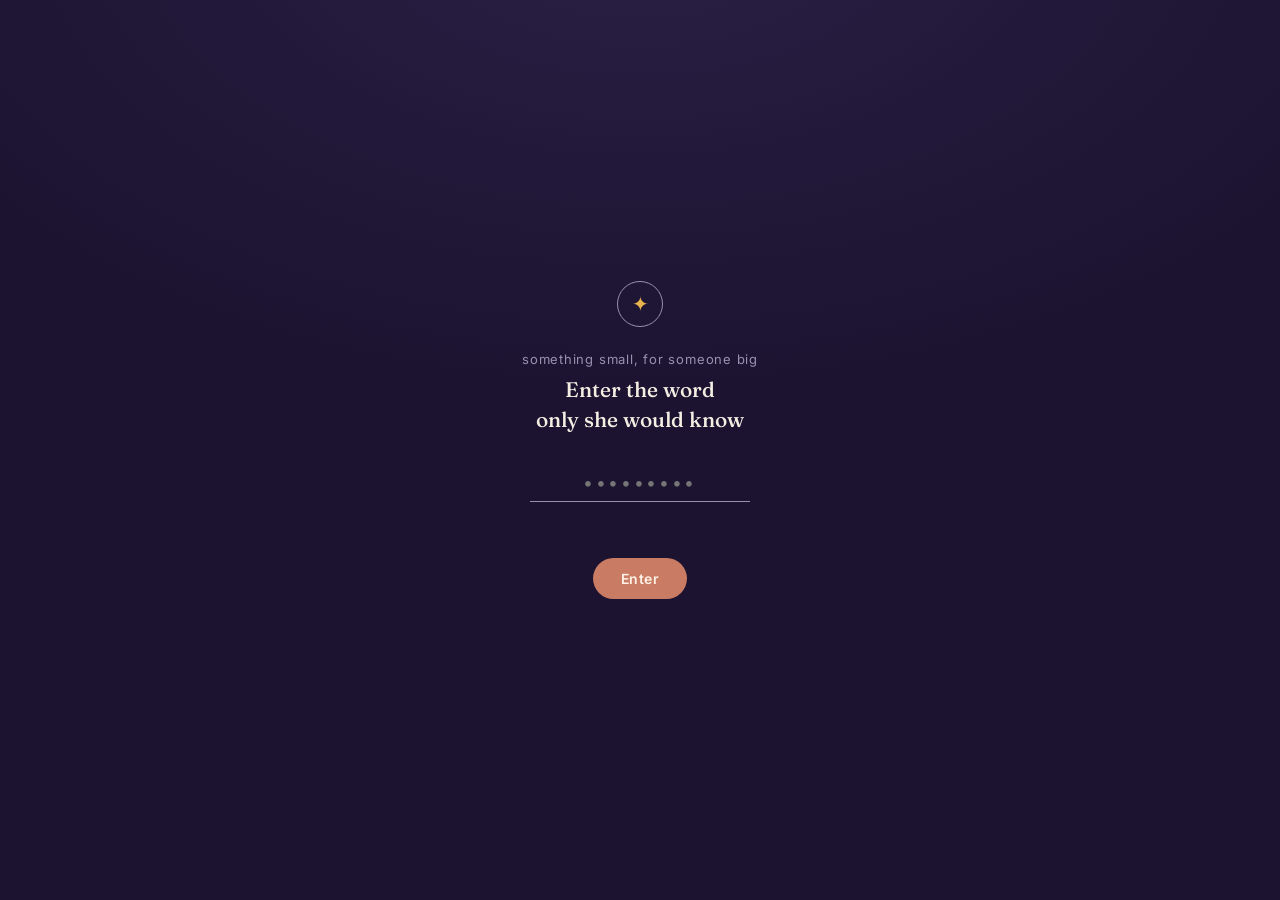
<file: index.html>
<!DOCTYPE html>
<html lang="en">
<head>
<meta charset="UTF-8">
<meta name="viewport" content="width=device-width, initial-scale=1.0, viewport-fit=cover">
<title>31 Days of Smiles</title>
<link rel="manifest" href="manifest.json">
<meta name="theme-color" content="#1B1330">
<link rel="apple-touch-icon" href="icons/icon-192.png">
<meta name="apple-mobile-web-app-capable" content="yes">
<meta name="apple-mobile-web-app-status-bar-style" content="black-translucent">
<link rel="stylesheet" href="styles/main.css">
</head>
<body>
<div id="app">

  <!-- Passcode Screen -->
  <div class="screen" id="screen-passcode">
    <div class="lock-icon">✦</div>
    <div class="kicker">something small, for someone big</div>
    <div class="passcode-title">Enter the word<br/>only she would know</div>
    <input type="text" id="passcode-input" autocomplete="off" autocapitalize="off" spellcheck="false" placeholder="•••••••••" aria-label="Passcode" />
    <div class="passcode-hint" id="passcode-hint" role="status" aria-live="polite">&nbsp;</div>
    <button class="enter-btn" id="enter-btn">Enter</button>
  </div>

  <!-- Welcome / Day 1 Screen -->
  <div class="screen" id="screen-welcome">
    <div class="welcome-line">something small, for someone big</div>
    <div class="welcome-seal">
      <div class="seal" style="margin:0 auto;">K</div>
    </div>
  </div>

  <!-- Home Screen -->
  <div class="screen" id="screen-home">
    <div class="top-row">
      <div class="day-row">
        <span class="day-num" id="day-num">Day 01</span>
        <span class="streak" id="streak-count">· 1 day streak</span>
      </div>
      <button class="archive-btn" id="archive-btn" aria-label="View letter archive">archive</button>
    </div>
    <div class="greeting">good morning, Kullanari</div>
    <div id="letter-slot"></div>
  </div>

  <!-- Archive Screen -->
  <div class="screen" id="screen-archive">
    <div class="archive-header">
      <button class="back-btn" id="back-btn" aria-label="Back to home">←</button>
      <div class="archive-title">Every letter so far</div>
    </div>
    <div class="archive-list" id="archive-list"></div>
  </div>

</div>

<script src="scripts/games.js"></script>
<script src="scripts/app.js"></script>
<script>
  if ("serviceWorker" in navigator) {
    window.addEventListener("load", () => {
      navigator.serviceWorker.register("service-worker.js").catch(() => {});
    });
  }
</script>
</body>
</html>
</file>
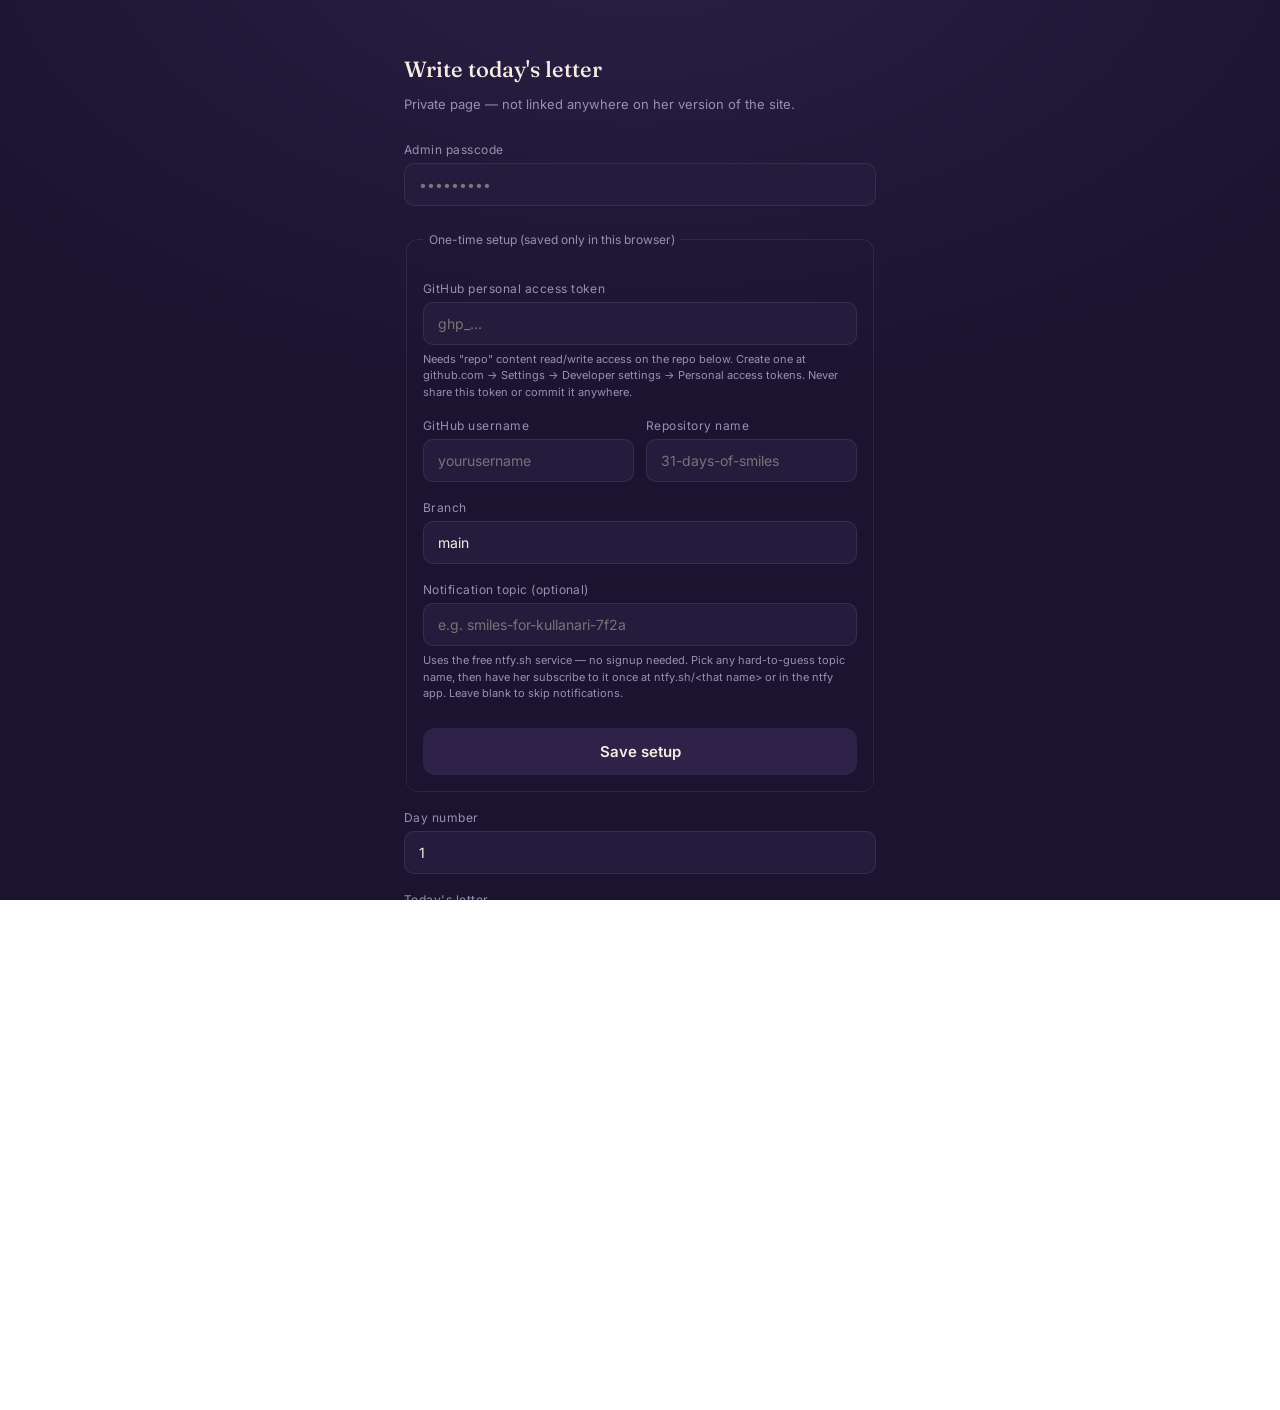
<file: admin.html>
<!DOCTYPE html>
<html lang="en">
<head>
<meta charset="UTF-8">
<meta name="viewport" content="width=device-width, initial-scale=1.0">
<title>Write Today's Letter</title>
<meta name="robots" content="noindex, nofollow">
<link rel="stylesheet" href="styles/main.css">
<style>
  body{ overflow:auto; }
  #admin-app{ max-width:520px; margin:0 auto; padding:40px 24px 80px; }
  h1{ font-family:'Fraunces', serif; font-weight:500; font-size:22px; margin-bottom:6px; }
  p.sub{ color:var(--muted); font-size:13px; margin-bottom:30px; }
  label{ display:block; font-size:12px; color:var(--muted); letter-spacing:0.04em; margin:18px 0 6px; }
  input[type=text], input[type=password], input[type=number], textarea, select{
    width:100%; background:var(--card); border:1px solid rgba(255,255,255,0.08); color:var(--ivory);
    border-radius:10px; padding:12px 14px; font-family:'Inter',sans-serif; font-size:14px; outline:none;
  }
  textarea{ min-height:160px; resize:vertical; font-family:'Fraunces', serif; font-size:15px; line-height:1.5; }
  .row{ display:flex; gap:12px; }
  .row > div{ flex:1; }
  button.primary{
    margin-top:26px; width:100%; background:var(--clay); color:#fff2e6; border:none;
    padding:14px; border-radius:12px; font-family:'Inter',sans-serif; font-weight:600; font-size:15px; cursor:pointer;
  }
  button.primary:disabled{ opacity:0.5; }
  .status{ margin-top:14px; font-size:13px; color:var(--muted); white-space:pre-wrap; }
  .status.ok{ color:#8fd4a8; }
  .status.err{ color:#e08a8a; }
  fieldset{ border:1px solid rgba(255,255,255,0.08); border-radius:12px; padding:16px; margin-top:26px; }
  legend{ font-size:12px; color:var(--muted); padding:0 6px; }
  .hint{ font-size:11px; color:var(--muted); margin-top:6px; line-height:1.5; }
</style>
</head>
<body>
<div id="admin-app">
  <h1>Write today's letter</h1>
  <p class="sub">Private page — not linked anywhere on her version of the site.</p>

  <label for="passcode">Admin passcode</label>
  <input type="password" id="passcode" placeholder="•••••••••" autocomplete="off"/>

  <fieldset>
    <legend>One-time setup (saved only in this browser)</legend>
    <label for="gh-token">GitHub personal access token</label>
    <input type="password" id="gh-token" placeholder="ghp_..." autocomplete="off"/>
    <div class="hint">Needs "repo" content read/write access on the repo below. Create one at github.com → Settings → Developer settings → Personal access tokens. Never share this token or commit it anywhere.</div>
    <div class="row">
      <div>
        <label for="gh-owner">GitHub username</label>
        <input type="text" id="gh-owner" placeholder="yourusername"/>
      </div>
      <div>
        <label for="gh-repo">Repository name</label>
        <input type="text" id="gh-repo" placeholder="31-days-of-smiles"/>
      </div>
    </div>
    <label for="gh-branch">Branch</label>
    <input type="text" id="gh-branch" placeholder="main" value="main"/>
    <label for="ntfy-topic">Notification topic (optional)</label>
    <input type="text" id="ntfy-topic" placeholder="e.g. smiles-for-kullanari-7f2a"/>
    <div class="hint">Uses the free ntfy.sh service — no signup needed. Pick any hard-to-guess topic name, then have her subscribe to it once at ntfy.sh/&lt;that name&gt; or in the ntfy app. Leave blank to skip notifications.</div>
    <button class="primary" id="save-config" style="background:var(--card-hi); color:var(--ivory);">Save setup</button>
  </fieldset>

  <label for="day-number">Day number</label>
  <input type="number" id="day-number" min="1" value="1"/>

  <label for="letter-text">Today's letter</label>
  <textarea id="letter-text" placeholder="Write it like you're talking to her..."></textarea>

  <label for="game-type">Mini-game (optional)</label>
  <select id="game-type">
    <option value="">None</option>
    <option value="trivia">Trivia</option>
    <option value="this-or-that">This or that</option>
    <option value="finish-the-joke">Finish the joke</option>
    <option value="gratitude">A little pause (gratitude prompt)</option>
    <option value="mood-check">Mood check</option>
  </select>

  <label for="song-link">Song link (optional)</label>
  <input type="text" id="song-link" placeholder="https://..."/>

  <button class="primary" id="publish-btn">Publish today's letter</button>
  <div class="status" id="status"></div>
</div>

<script>
const ADMIN_PASSCODE = "kullanari";
const CFG_KEY = "smiles_admin_config_v1";

function loadCfg(){
  try { return JSON.parse(localStorage.getItem(CFG_KEY)) || {}; } catch(e){ return {}; }
}
function saveCfg(cfg){ localStorage.setItem(CFG_KEY, JSON.stringify(cfg)); }

// Pre-fill from saved config
const cfg = loadCfg();
document.getElementById("gh-token").value = cfg.token || "";
document.getElementById("gh-owner").value = cfg.owner || "";
document.getElementById("gh-repo").value = cfg.repo || "";
document.getElementById("gh-branch").value = cfg.branch || "main";
document.getElementById("ntfy-topic").value = cfg.ntfyTopic || "";

document.getElementById("save-config").addEventListener("click", () => {
  saveCfg({
    token: document.getElementById("gh-token").value.trim(),
    owner: document.getElementById("gh-owner").value.trim(),
    repo: document.getElementById("gh-repo").value.trim(),
    branch: document.getElementById("gh-branch").value.trim() || "main",
    ntfyTopic: document.getElementById("ntfy-topic").value.trim()
  });
  setStatus("Setup saved in this browser.", "ok");
});

function setStatus(msg, cls){
  const el = document.getElementById("status");
  el.textContent = msg;
  el.className = "status" + (cls ? " " + cls : "");
}

async function githubRequest(path, options, cfg){
  const url = `https://api.github.com/repos/${cfg.owner}/${cfg.repo}/contents/${path}?ref=${cfg.branch}`;
  const res = await fetch(url, {
    ...options,
    headers: {
      "Authorization": `Bearer ${cfg.token}`,
      "Accept": "application/vnd.github+json",
      ...(options && options.headers ? options.headers : {})
    }
  });
  return res;
}

function b64EncodeUnicode(str) {
  return btoa(unescape(encodeURIComponent(str)));
}
function b64DecodeUnicode(str) {
  return decodeURIComponent(escape(atob(str)));
}

document.getElementById("publish-btn").addEventListener("click", async () => {
  const entered = document.getElementById("passcode").value.trim().toLowerCase();
  if (entered !== ADMIN_PASSCODE) {
    setStatus("Wrong passcode.", "err");
    return;
  }
  const cfg = loadCfg();
  if (!cfg.token || !cfg.owner || !cfg.repo) {
    setStatus("Fill in and save the one-time GitHub setup above first.", "err");
    return;
  }

  const dayNum = parseInt(document.getElementById("day-number").value, 10);
  const letter = document.getElementById("letter-text").value;
  const game = document.getElementById("game-type").value || null;
  const song = document.getElementById("song-link").value.trim();

  if (!dayNum || !letter.trim()) {
    setStatus("Add a day number and a letter first.", "err");
    return;
  }

  setStatus("Publishing...");
  const btn = document.getElementById("publish-btn");
  btn.disabled = true;

  try {
    // 1. Get current file + sha
    const getRes = await githubRequest("data/days.json", { method: "GET" }, cfg);
    if (!getRes.ok) throw new Error("Couldn't read days.json (check token/owner/repo). " + getRes.status);
    const getJson = await getRes.json();
    const sha = getJson.sha;
    const current = JSON.parse(b64DecodeUnicode(getJson.content));

    // 2. Update or insert this day's record
    const idx = current.days.findIndex(d => d.day === dayNum);
    const record = { day: dayNum, letter, game, song, published: true };
    if (idx >= 0) current.days[idx] = record;
    else current.days.push(record);
    current.days.sort((a, b) => a.day - b.day);

    // 3. Commit updated file
    const newContent = b64EncodeUnicode(JSON.stringify(current, null, 2));
    const putRes = await githubRequest("data/days.json", {
      method: "PUT",
      headers: { "Content-Type": "application/json" },
      body: JSON.stringify({
        message: `Add letter for Day ${dayNum}`,
        content: newContent,
        sha,
        branch: cfg.branch
      })
    }, cfg);

    if (!putRes.ok) {
      const errText = await putRes.text();
      throw new Error("GitHub rejected the update: " + errText);
    }

    setStatus("Published Day " + dayNum + " ✓", "ok");

    // 4. Optional notification via ntfy.sh
    if (cfg.ntfyTopic) {
      try {
        await fetch(`https://ntfy.sh/${encodeURIComponent(cfg.ntfyTopic)}`, {
          method: "POST",
          headers: {
            "Title": "A new letter is waiting 💌",
            "Click": "https://" + cfg.owner + ".github.io/" + cfg.repo + "/index.html"
          },
          body: "Day " + dayNum + " is ready for you."
        });
        setStatus("Published Day " + dayNum + " ✓ (notification sent)", "ok");
      } catch (e) {
        setStatus("Published Day " + dayNum + " ✓ (notification failed to send — check the ntfy topic)", "ok");
      }
    }
  } catch (e) {
    setStatus("Something went wrong: " + e.message, "err");
  } finally {
    btn.disabled = false;
  }
});
</script>
</body>
</html>
</file>
<file: styles/main.css>
@import url('https://fonts.googleapis.com/css2?family=Fraunces:ital,opsz,wght@0,9..144,300;0,9..144,500;0,9..144,600;1,9..144,500&family=Inter:wght@400;500;600&family=Caveat:wght@500;600&display=swap');

:root{
  --ink: #1B1330;
  --card: #251C3D;
  --card-hi: #2E2249;
  --ivory: #F3EDE2;
  --muted: #9A8FB0;
  --gold: #E8B34D;
  --clay: #C97B63;
  --danger-soft: #a8879c;
}

*{ box-sizing:border-box; -webkit-tap-highlight-color:transparent; }

html,body{
  margin:0; padding:0;
  height:100%;
  background: radial-gradient(120% 100% at 50% -10%, #2a2045 0%, var(--ink) 55%);
  font-family:'Inter',sans-serif;
  color:var(--ivory);
  overflow:hidden;
}

#app{
  max-width:480px;
  margin:0 auto;
  height:100vh;
  height:100dvh;
  position:relative;
  display:flex;
  flex-direction:column;
}

.screen{
  position:absolute;
  inset:0;
  display:flex;
  flex-direction:column;
  align-items:center;
  padding:env(safe-area-inset-top,28px) 24px calc(env(safe-area-inset-bottom,20px) + 20px);
  opacity:0;
  pointer-events:none;
  transition:opacity 0.5s ease;
  overflow-y:auto;
}
.screen.active{ opacity:1; pointer-events:auto; }

/* ---------- Passcode Screen ---------- */
#screen-passcode{ justify-content:center; }
.lock-icon{
  width:46px;height:46px;
  border:1.5px solid var(--muted);
  border-radius:50%;
  display:flex;align-items:center;justify-content:center;
  color:var(--gold);
  font-size:20px;
  margin-bottom:24px;
}
.kicker{ color:var(--muted); font-size:13px; letter-spacing:0.06em; margin-bottom:8px; text-align:center;}
.passcode-title{
  font-family:'Fraunces', serif; font-weight:500; font-size:21px;
  text-align:center; margin-bottom:30px; line-height:1.4;
}
#passcode-input{
  background:transparent;
  border:none;
  border-bottom:1.5px solid var(--muted);
  color:var(--ivory);
  font-family:'Inter',sans-serif;
  font-size:18px;
  letter-spacing:0.15em;
  text-align:center;
  padding:8px 4px;
  width:220px;
  outline:none;
  margin-bottom:14px;
}
#passcode-input.shake{ animation: shake 0.4s; border-color: var(--danger-soft); }
@keyframes shake{
  0%,100%{ transform:translateX(0); }
  25%{ transform:translateX(-6px); }
  75%{ transform:translateX(6px); }
}
.passcode-hint{ color:var(--muted); font-size:12px; letter-spacing:0.04em; min-height:16px; }
.enter-btn{
  margin-top:26px;
  background:var(--clay);
  color:#fff2e6;
  border:none;
  padding:12px 28px;
  border-radius:100px;
  font-family:'Inter',sans-serif;
  font-weight:600;
  font-size:14px;
  letter-spacing:0.03em;
  cursor:pointer;
}
.enter-btn:active{ transform:scale(0.97); }

/* ---------- Welcome (Day 1) ---------- */
#screen-welcome{ justify-content:center; text-align:center; }
.welcome-line{
  font-family:'Fraunces', serif; font-style:italic; font-size:18px;
  color:var(--muted); opacity:0; animation: fadeIn 1.2s ease forwards;
}
@keyframes fadeIn{ to{ opacity:1; } }
.welcome-seal{
  margin-top:40px; opacity:0;
  animation: fadeIn 1.2s ease forwards 1.1s;
}

/* ---------- Home Screen ---------- */
#screen-home{ padding-top:calc(env(safe-area-inset-top,28px) + 30px); }
.top-row{
  display:flex; justify-content:space-between; align-items:center; width:100%; margin-bottom:6px;
}
.day-row{ display:flex; align-items:baseline; gap:8px; }
.day-num{ font-family:'Fraunces', serif; font-size:15px; color:var(--gold); letter-spacing:0.04em; }
.streak{ color:var(--muted); font-size:12px; }
.archive-btn{
  background:none; border:none; color:var(--muted); font-size:12px;
  letter-spacing:0.05em; cursor:pointer; padding:6px;
}
.greeting{
  font-family:'Fraunces', serif; font-style:italic; font-size:15px;
  color:var(--muted); margin-bottom:26px; text-align:center; width:100%;
}

.letter-card{
  width:100%; flex:1; min-height:340px;
  background: linear-gradient(165deg, var(--card-hi), var(--card));
  border-radius:22px;
  position:relative;
  display:flex; flex-direction:column; align-items:center; justify-content:center;
  padding:30px 26px;
  box-shadow: 0 0 0 1px rgba(255,255,255,0.05), 0 20px 40px -18px rgba(0,0,0,0.5);
  overflow:hidden;
  cursor:pointer;
}
.letter-card::before{
  content:''; position:absolute; top:-40%; left:-20%; width:160%; height:100%;
  background: radial-gradient(circle, rgba(232,179,77,0.12) 0%, transparent 65%);
  pointer-events:none;
}
.seal{
  width:64px;height:64px; border-radius:50%;
  background: radial-gradient(circle at 35% 30%, #d98a63, var(--clay) 60%, #a85a44 100%);
  display:flex; align-items:center; justify-content:center;
  font-family:'Caveat', cursive; font-size:26px; color:#fff2e6;
  box-shadow: 0 10px 24px -6px rgba(201,123,99,0.55), inset 0 2px 4px rgba(255,255,255,0.25);
  margin-bottom:22px; position:relative; z-index:2;
  transition: transform 0.2s ease;
}
.letter-card:active .seal{ transform:scale(0.93); }
.seal.cracking{ animation: crack 0.5s ease forwards; }
@keyframes crack{
  0%{ transform:scale(1); }
  40%{ transform:scale(1.12); box-shadow:0 0 40px 10px rgba(232,179,77,0.4); }
  100%{ transform:scale(0); opacity:0; }
}
.tap-hint{ color:var(--muted); font-size:12px; letter-spacing:0.06em; margin-bottom:4px; position:relative; z-index:2;}
.letter-preview-title{
  font-family:'Fraunces', serif; font-weight:500; font-size:19px;
  text-align:center; max-width:220px; position:relative; z-index:2;
}
.sign-off{ margin-top:22px; font-family:'Caveat', cursive; font-size:22px; color:var(--muted); }

/* ---------- Opened Letter ---------- */
.letter-open{
  width:100%; flex:1; min-height:340px;
  background: linear-gradient(165deg, var(--card-hi), var(--card));
  border-radius:22px; padding:30px 24px 26px;
  box-shadow: 0 0 0 1px rgba(255,255,255,0.05), 0 20px 40px -18px rgba(0,0,0,0.5);
  display:flex; flex-direction:column; position:relative; overflow:hidden;
  opacity:0; transform:translateY(14px);
}
.letter-open.revealed{ animation: unfold 0.7s ease forwards; }
@keyframes unfold{ to{ opacity:1; transform:translateY(0); } }
.letter-open::before{
  content:''; position:absolute; top:-30%; left:-10%; width:140%; height:80%;
  background: radial-gradient(circle, rgba(232,179,77,0.10) 0%, transparent 65%);
}
.letter-eyebrow{ color:var(--gold); font-size:12px; letter-spacing:0.1em; text-transform:uppercase; margin-bottom:14px; position:relative; z-index:2;}
.letter-body{ font-family:'Fraunces', serif; font-weight:300; font-size:17px; line-height:1.65; position:relative; z-index:2; white-space:pre-wrap;}
.letter-sign{ margin-top:auto; padding-top:20px; font-family:'Caveat', cursive; font-size:26px; color:var(--clay); text-align:right; position:relative; z-index:2;}
.letter-song{ margin-top:14px; font-size:13px; position:relative; z-index:2;}
.letter-song a{ color:var(--gold); text-decoration:none; }

/* ---------- Games ---------- */
.game-card{
  width:100%; margin-top:16px; background:var(--card); border-radius:18px; padding:20px;
  box-shadow: 0 0 0 1px rgba(255,255,255,0.04);
}
.game-eyebrow{ color:var(--gold); font-size:11px; letter-spacing:0.08em; text-transform:uppercase; margin-bottom:10px; }
.game-prompt{ font-family:'Fraunces', serif; font-size:16px; margin-bottom:16px; }
.game-options{ display:flex; flex-direction:column; gap:10px; }
.game-option{
  background:var(--card-hi); border:1px solid rgba(255,255,255,0.06); color:var(--ivory);
  padding:12px 14px; border-radius:12px; font-size:14px; text-align:left; cursor:pointer;
  font-family:'Inter',sans-serif;
}
.game-option:active{ transform:scale(0.98); }
.game-response{ margin-top:12px; font-size:13px; color:var(--gold); font-family:'Fraunces', serif; font-style:italic; }

/* ---------- Archive ---------- */
#screen-archive{ padding-top:calc(env(safe-area-inset-top,28px) + 24px); }
.archive-header{ display:flex; align-items:center; gap:14px; width:100%; margin-bottom:20px; }
.back-btn{ background:none; border:none; color:var(--muted); font-size:20px; cursor:pointer; padding:4px 8px 4px 0; }
.archive-title{ font-family:'Fraunces', serif; font-size:18px; }
.archive-list{ width:100%; display:flex; flex-direction:column; gap:12px; padding-bottom:20px; }
.archive-item{
  display:flex; align-items:center; gap:14px; background:var(--card); border-radius:16px; padding:14px 16px;
  cursor:pointer;
}
.archive-item.locked{ opacity:0.35; cursor:default; }
.archive-seal{
  width:34px; height:34px; border-radius:50%; flex-shrink:0;
  background: radial-gradient(circle at 35% 30%, #d98a63, var(--clay) 60%, #a85a44 100%);
  display:flex; align-items:center; justify-content:center;
  font-family:'Caveat', cursive; font-size:14px; color:#fff2e6;
}
.archive-item.locked .archive-seal{ background:#3a324f; box-shadow:none; }
.archive-meta{ display:flex; flex-direction:column; }
.archive-day{ font-size:13px; color:var(--gold); }
.archive-status{ font-size:11px; color:var(--muted); }

/* ---------- Milestone days ---------- */
.tier-badge{
  align-self:flex-start; margin-bottom:10px; font-size:11px; letter-spacing:0.08em; text-transform:uppercase;
  color:var(--gold); background:rgba(232,179,77,0.12); border:1px solid rgba(232,179,77,0.3);
  padding:5px 12px; border-radius:100px;
}
.milestone .letter-card, .milestone .letter-open{
  box-shadow: 0 0 0 1px rgba(232,179,77,0.25), 0 0 32px -6px rgba(232,179,77,0.25), 0 20px 40px -18px rgba(0,0,0,0.5);
}

/* ---------- Archive: viewing a past letter ---------- */
.back-to-archive{
  align-self:flex-start; background:none; border:none; color:var(--muted); font-size:12px;
  letter-spacing:0.03em; cursor:pointer; padding:6px 0 10px; margin-bottom:2px;
}
.back-to-archive:hover{ color:var(--ivory); }

/* ---------- Games: mood check selection ---------- */
.mood-options{ flex-direction:row; flex-wrap:wrap; }
.mood-option{ flex:1 1 auto; text-align:center; }
.mood-option.selected{ background:var(--clay); color:#fff2e6; border-color:transparent; }

/* ---------- Birthday ---------- */
.birthday .letter-card, .birthday .letter-open{
  background: linear-gradient(165deg, #3a2a52, #2a1f42);
}
.birthday .seal{ width:84px; height:84px; }
.particle{
  position:absolute; border-radius:50%; background:var(--gold);
  opacity:0; pointer-events:none;
  animation: rise 3.5s ease-in forwards;
}
.particle-square{ border-radius:2px; }
@keyframes rise{
  0%{ opacity:0; transform:translateY(0) rotate(0deg) scale(0.6); }
  15%{ opacity:0.9; }
  100%{ opacity:0; transform:translateY(-260px) rotate(340deg) scale(1.1); }
}
.firework-ray{
  position:absolute; width:5px; height:5px; border-radius:50%;
  opacity:0; pointer-events:none;
  animation: burst 0.9s ease-out forwards;
}
@keyframes burst{
  0%{ opacity:1; transform:translate(0,0) scale(1); }
  100%{
    opacity:0;
    transform: translate(var(--dx), var(--dy)) scale(0.4);
  }
}

/* ---------- Misc ---------- */
.hidden{ display:none !important; }
::-webkit-scrollbar{ display:none; }

/* ---------- Accessibility: visible keyboard focus ---------- */
button:focus-visible, input:focus-visible, a:focus-visible{
  outline: 2px solid var(--gold);
  outline-offset: 2px;
}
</file>
